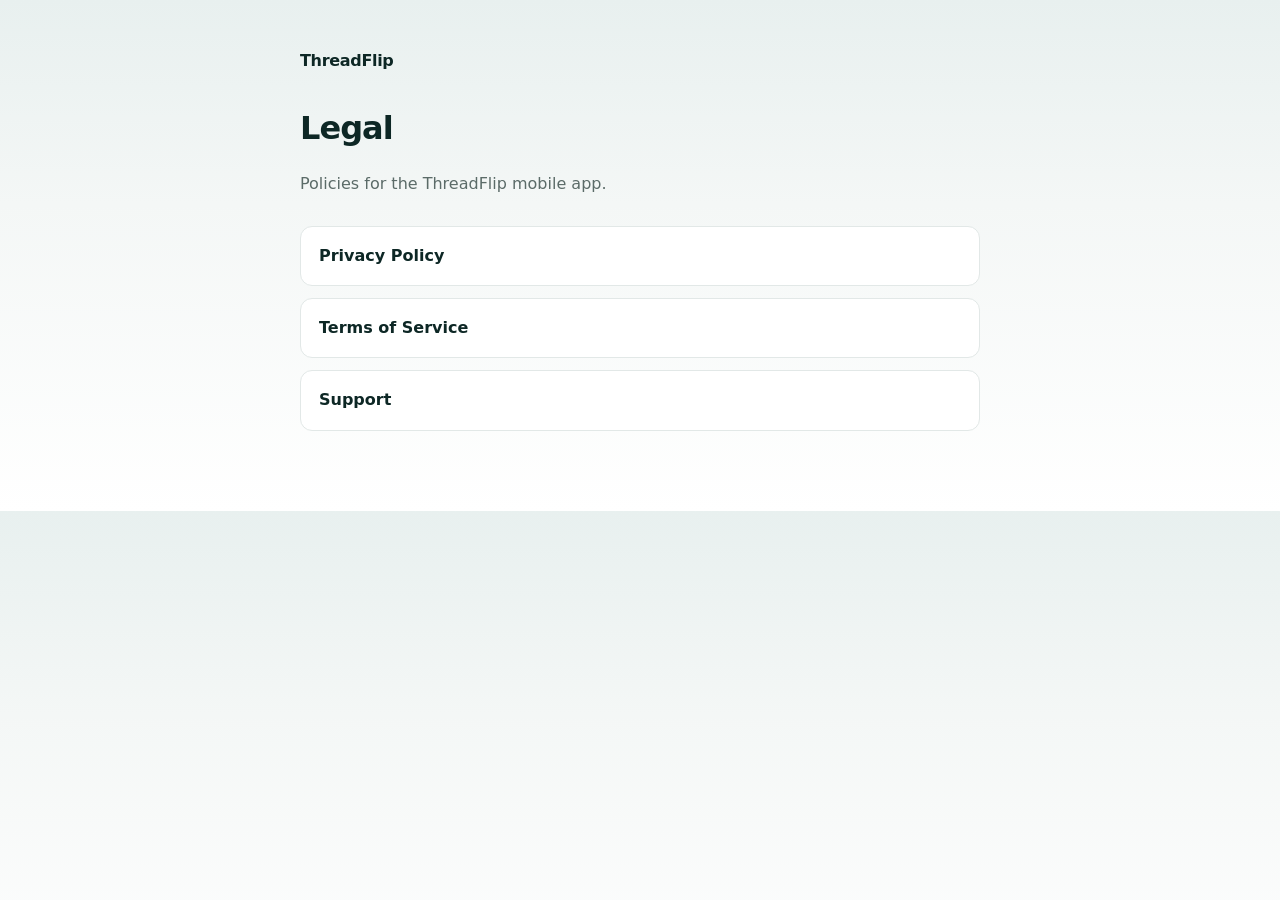
<file: index.html>
<!DOCTYPE html>
<html lang="en">
  <head>
    <meta charset="utf-8" />
    <meta name="viewport" content="width=device-width, initial-scale=1" />
    <title>ThreadFlip — Legal</title>
    <link rel="stylesheet" href="styles.css" />
  </head>
  <body>
    <main>
      <a class="brand" href="index.html">ThreadFlip</a>
      <h1>Legal</h1>
      <p class="meta">Policies for the ThreadFlip mobile app.</p>
      <ul class="nav">
        <li><a href="privacy.html">Privacy Policy</a></li>
        <li><a href="terms.html">Terms of Service</a></li>
        <li><a href="support.html">Support</a></li>
      </ul>
    </main>
  </body>
</html>
</file>
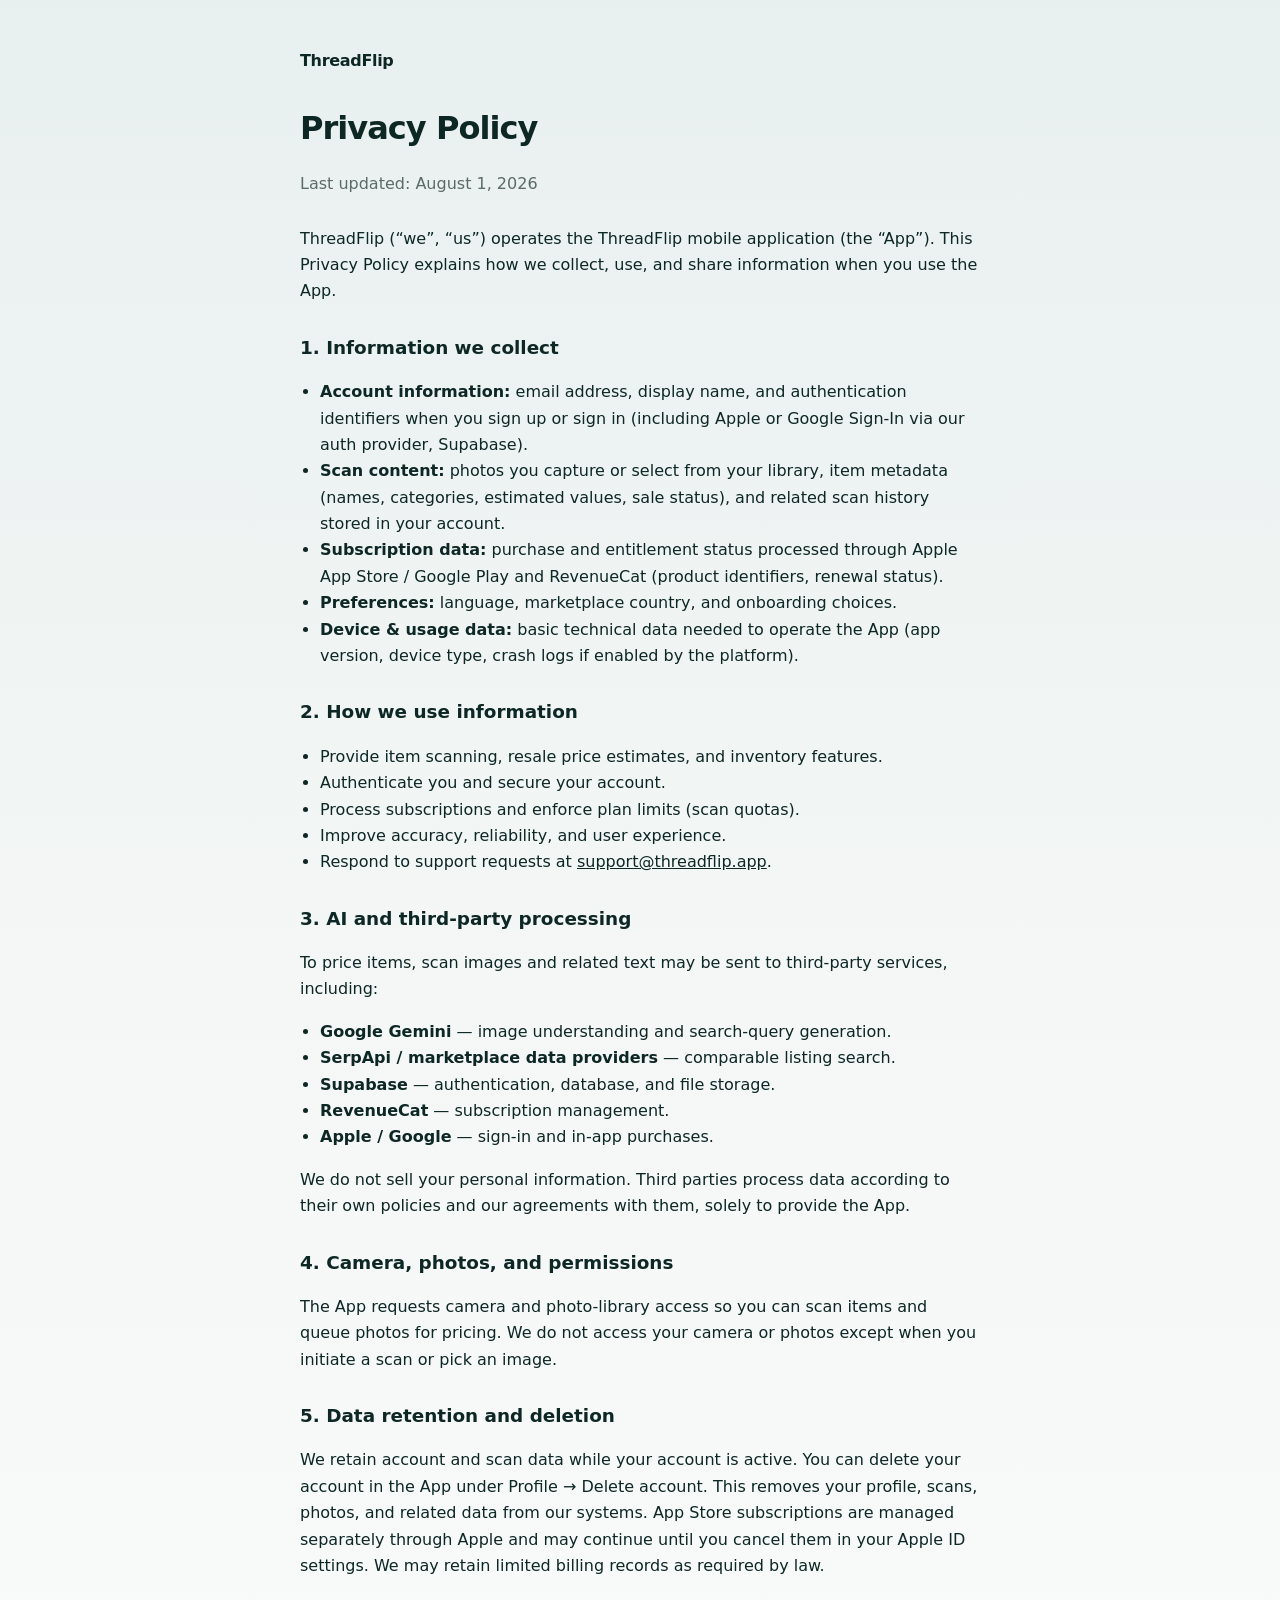
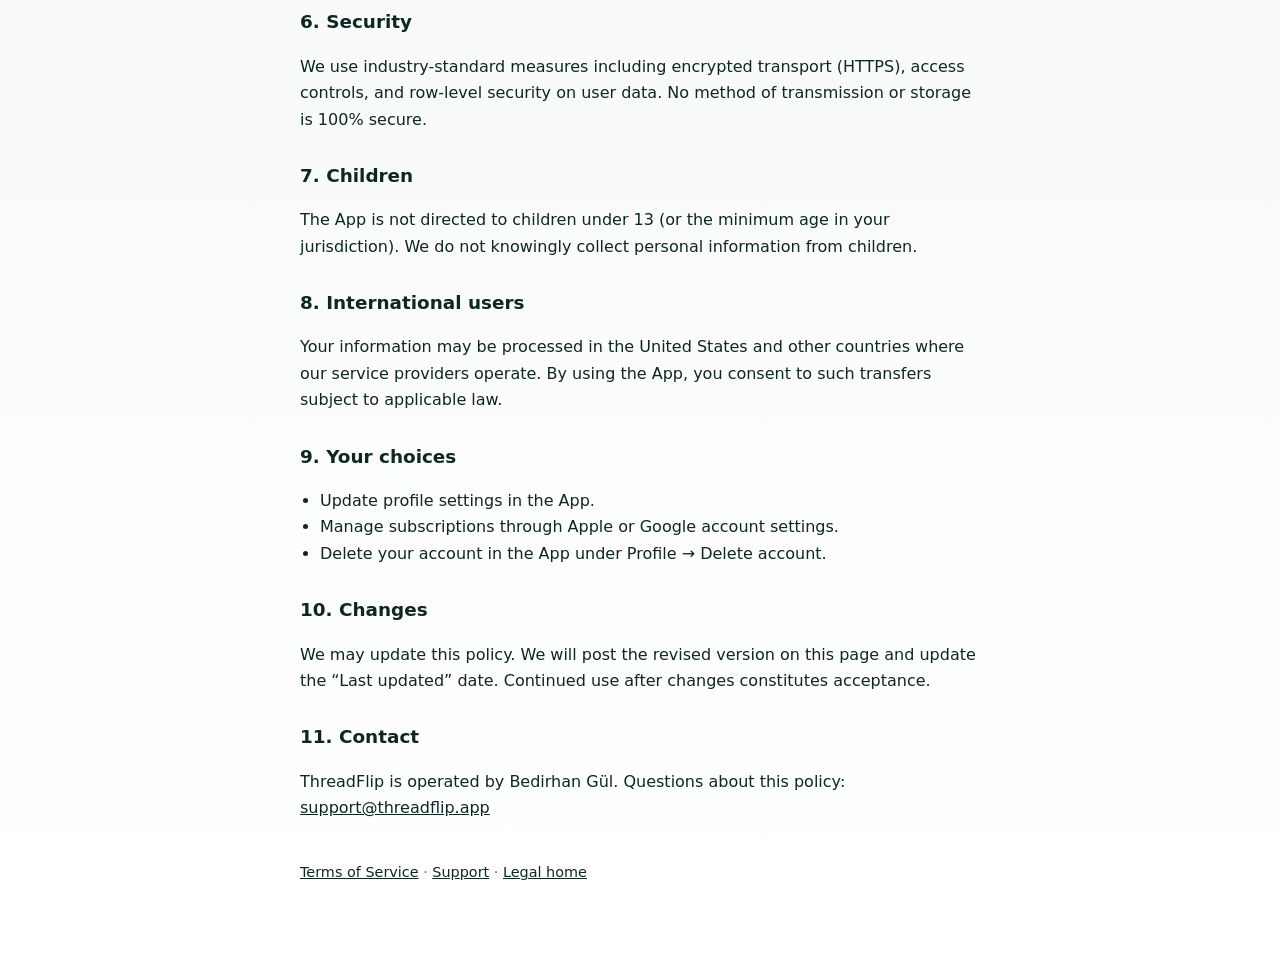
<file: privacy.html>
<!DOCTYPE html>
<html lang="en">
  <head>
    <meta charset="utf-8" />
    <meta name="viewport" content="width=device-width, initial-scale=1" />
    <title>ThreadFlip — Privacy Policy</title>
    <link rel="stylesheet" href="styles.css" />
  </head>
  <body>
    <main>
      <a class="brand" href="index.html">ThreadFlip</a>
      <h1>Privacy Policy</h1>
      <p class="meta">Last updated: August 1, 2026</p>

      <p>
        ThreadFlip (“we”, “us”) operates the ThreadFlip mobile application (the “App”).
        This Privacy Policy explains how we collect, use, and share information when you use the App.
      </p>

      <h2>1. Information we collect</h2>
      <ul>
        <li>
          <strong>Account information:</strong> email address, display name, and authentication
          identifiers when you sign up or sign in (including Apple or Google Sign-In via our auth
          provider, Supabase).
        </li>
        <li>
          <strong>Scan content:</strong> photos you capture or select from your library, item
          metadata (names, categories, estimated values, sale status), and related scan history
          stored in your account.
        </li>
        <li>
          <strong>Subscription data:</strong> purchase and entitlement status processed through
          Apple App Store / Google Play and RevenueCat (product identifiers, renewal status).
        </li>
        <li>
          <strong>Preferences:</strong> language, marketplace country, and onboarding choices.
        </li>
        <li>
          <strong>Device &amp; usage data:</strong> basic technical data needed to operate the App
          (app version, device type, crash logs if enabled by the platform).
        </li>
      </ul>

      <h2>2. How we use information</h2>
      <ul>
        <li>Provide item scanning, resale price estimates, and inventory features.</li>
        <li>Authenticate you and secure your account.</li>
        <li>Process subscriptions and enforce plan limits (scan quotas).</li>
        <li>Improve accuracy, reliability, and user experience.</li>
        <li>Respond to support requests at <a href="mailto:support@threadflip.app">support@threadflip.app</a>.</li>
      </ul>

      <h2>3. AI and third-party processing</h2>
      <p>
        To price items, scan images and related text may be sent to third-party services,
        including:
      </p>
      <ul>
        <li><strong>Google Gemini</strong> — image understanding and search-query generation.</li>
        <li><strong>SerpApi / marketplace data providers</strong> — comparable listing search.</li>
        <li><strong>Supabase</strong> — authentication, database, and file storage.</li>
        <li><strong>RevenueCat</strong> — subscription management.</li>
        <li><strong>Apple / Google</strong> — sign-in and in-app purchases.</li>
      </ul>
      <p>
        We do not sell your personal information. Third parties process data according to their
        own policies and our agreements with them, solely to provide the App.
      </p>

      <h2>4. Camera, photos, and permissions</h2>
      <p>
        The App requests camera and photo-library access so you can scan items and queue photos
        for pricing. We do not access your camera or photos except when you initiate a scan or
        pick an image.
      </p>

      <h2>5. Data retention and deletion</h2>
      <p>
        We retain account and scan data while your account is active. You can delete your account
        in the App under Profile → Delete account. This removes your profile, scans, photos, and
        related data from our systems. App Store subscriptions are managed separately through Apple
        and may continue until you cancel them in your Apple ID settings. We may retain limited
        billing records as required by law.
      </p>

      <h2>6. Security</h2>
      <p>
        We use industry-standard measures including encrypted transport (HTTPS), access controls,
        and row-level security on user data. No method of transmission or storage is 100% secure.
      </p>

      <h2>7. Children</h2>
      <p>
        The App is not directed to children under 13 (or the minimum age in your jurisdiction).
        We do not knowingly collect personal information from children.
      </p>

      <h2>8. International users</h2>
      <p>
        Your information may be processed in the United States and other countries where our
        service providers operate. By using the App, you consent to such transfers subject to
        applicable law.
      </p>

      <h2>9. Your choices</h2>
      <ul>
        <li>Update profile settings in the App.</li>
        <li>Manage subscriptions through Apple or Google account settings.</li>
        <li>Delete your account in the App under Profile → Delete account.</li>
      </ul>

      <h2>10. Changes</h2>
      <p>
        We may update this policy. We will post the revised version on this page and update the
        “Last updated” date. Continued use after changes constitutes acceptance.
      </p>

      <h2>11. Contact</h2>
      <p>
        ThreadFlip is operated by Bedirhan Gül. Questions about this policy:
        <a href="mailto:support@threadflip.app">support@threadflip.app</a>
      </p>

      <footer>
        <a href="terms.html">Terms of Service</a> ·
        <a href="support.html">Support</a> ·
        <a href="index.html">Legal home</a>
      </footer>
    </main>
  </body>
</html>
</file>
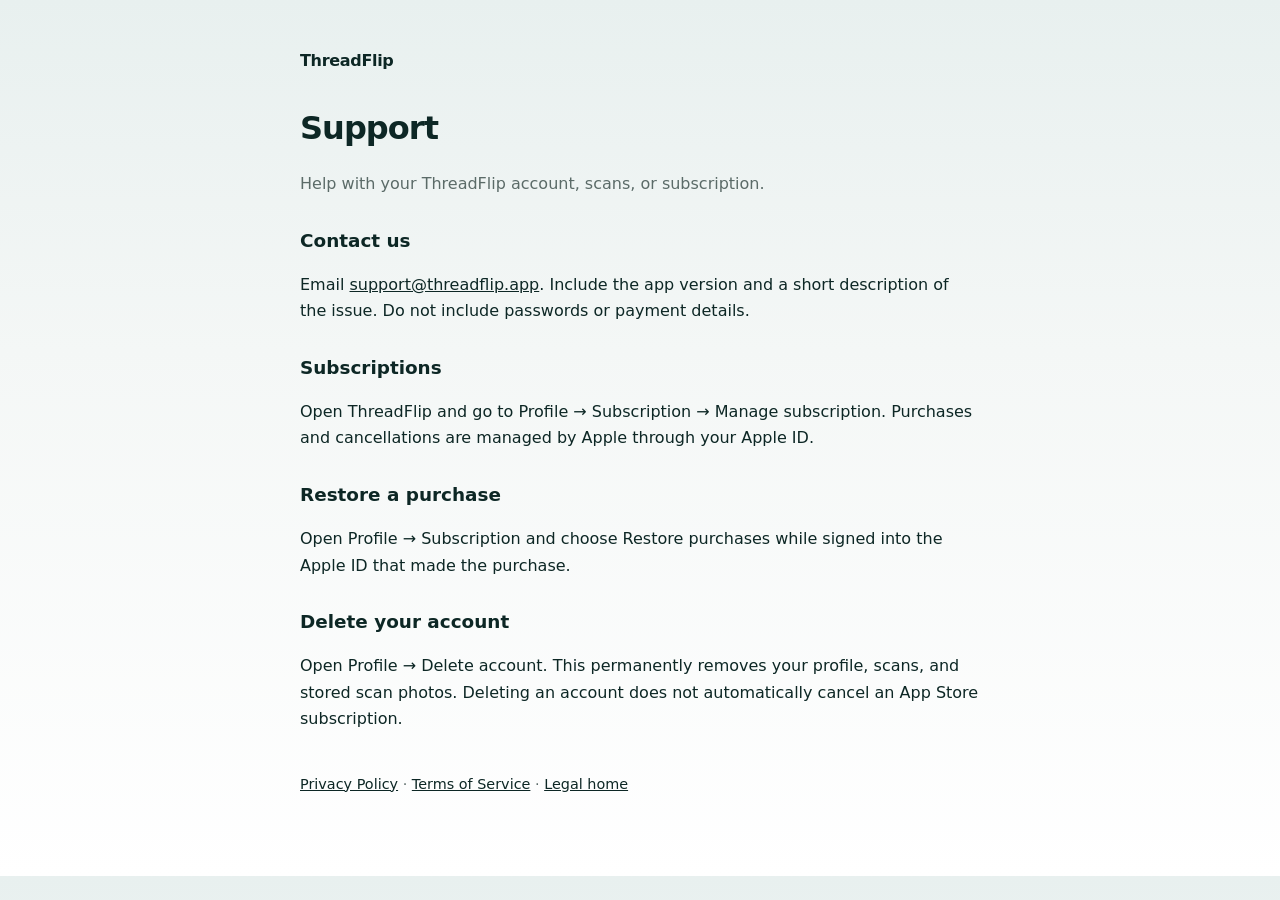
<file: support.html>
<!DOCTYPE html>
<html lang="en">
  <head>
    <meta charset="utf-8" />
    <meta name="viewport" content="width=device-width, initial-scale=1" />
    <title>ThreadFlip — Support</title>
    <link rel="stylesheet" href="styles.css" />
  </head>
  <body>
    <main>
      <a class="brand" href="index.html">ThreadFlip</a>
      <h1>Support</h1>
      <p class="meta">Help with your ThreadFlip account, scans, or subscription.</p>

      <h2>Contact us</h2>
      <p>
        Email <a href="mailto:support@threadflip.app">support@threadflip.app</a>. Include the app
        version and a short description of the issue. Do not include passwords or payment details.
      </p>

      <h2>Subscriptions</h2>
      <p>
        Open ThreadFlip and go to Profile → Subscription → Manage subscription. Purchases and
        cancellations are managed by Apple through your Apple ID.
      </p>

      <h2>Restore a purchase</h2>
      <p>
        Open Profile → Subscription and choose Restore purchases while signed into the Apple ID
        that made the purchase.
      </p>

      <h2>Delete your account</h2>
      <p>
        Open Profile → Delete account. This permanently removes your profile, scans, and stored
        scan photos. Deleting an account does not automatically cancel an App Store subscription.
      </p>

      <footer>
        <a href="privacy.html">Privacy Policy</a> ·
        <a href="terms.html">Terms of Service</a> ·
        <a href="index.html">Legal home</a>
      </footer>
    </main>
  </body>
</html>
</file>
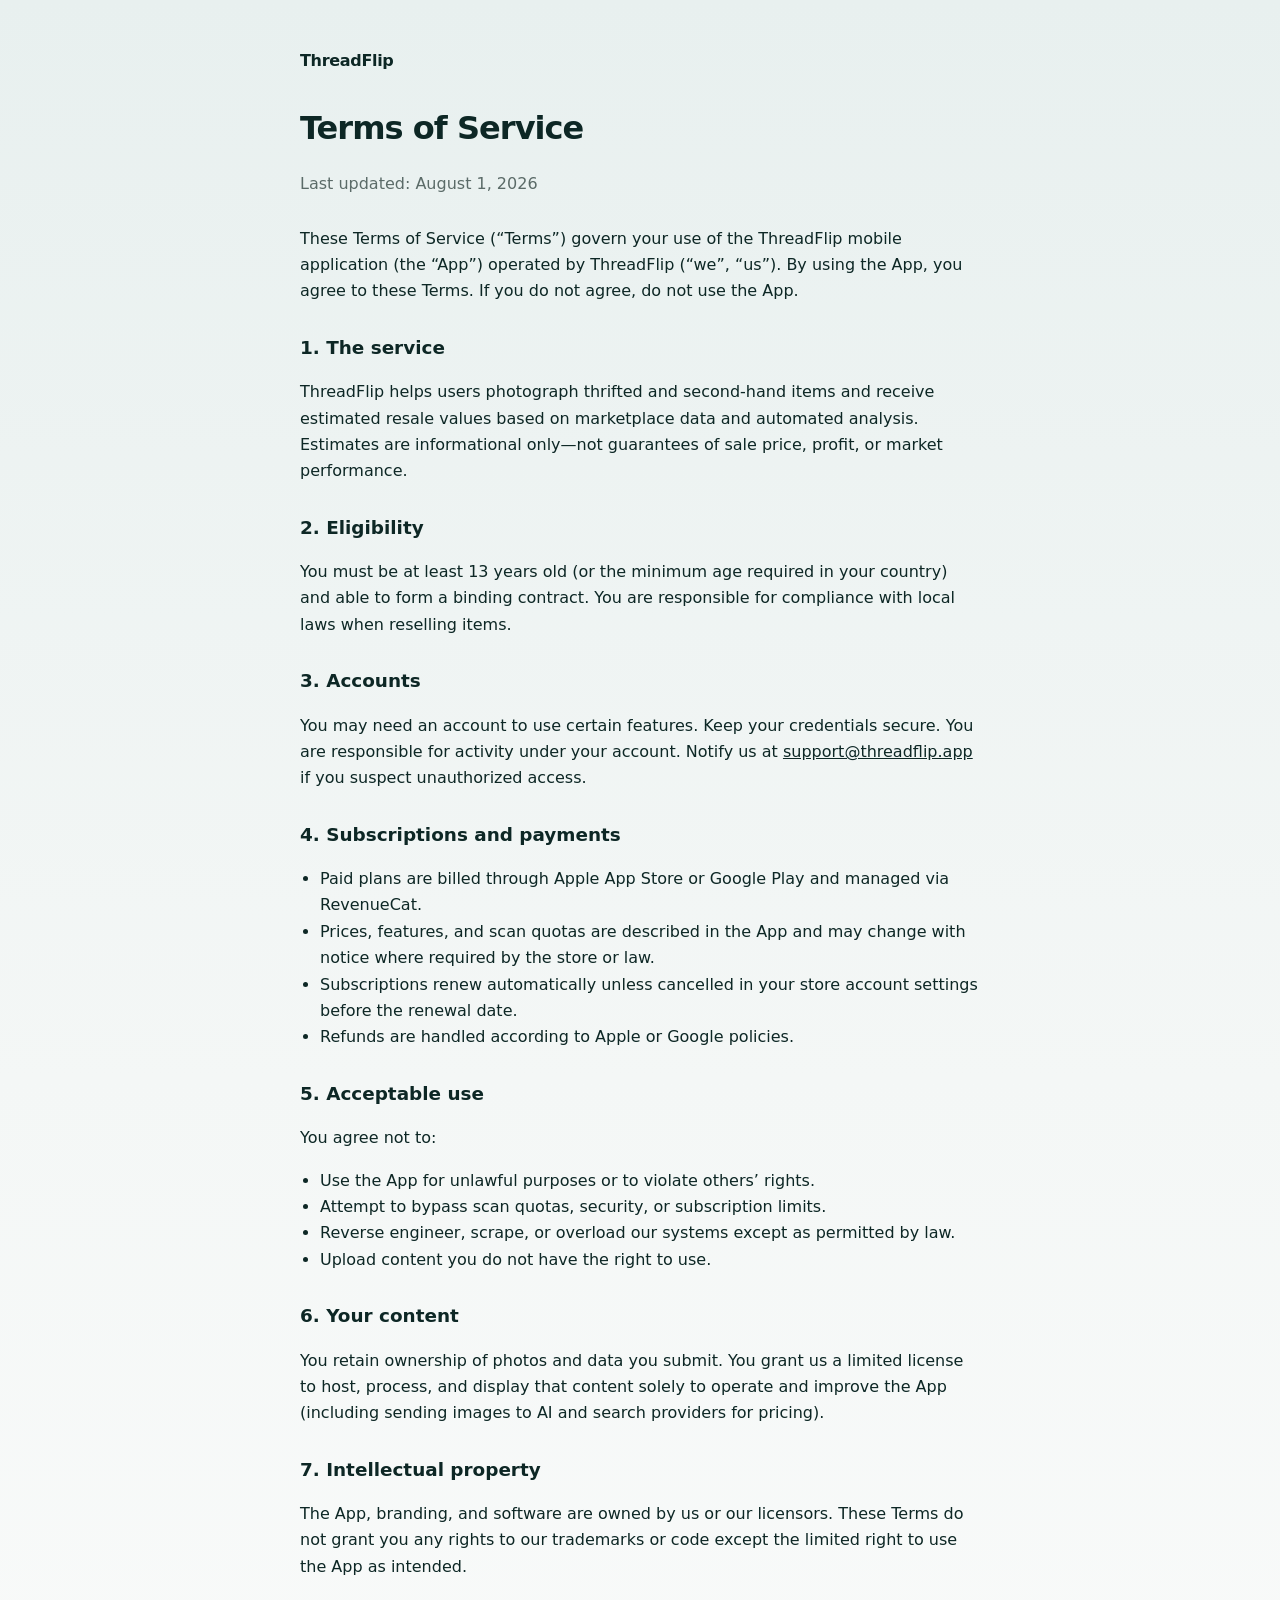
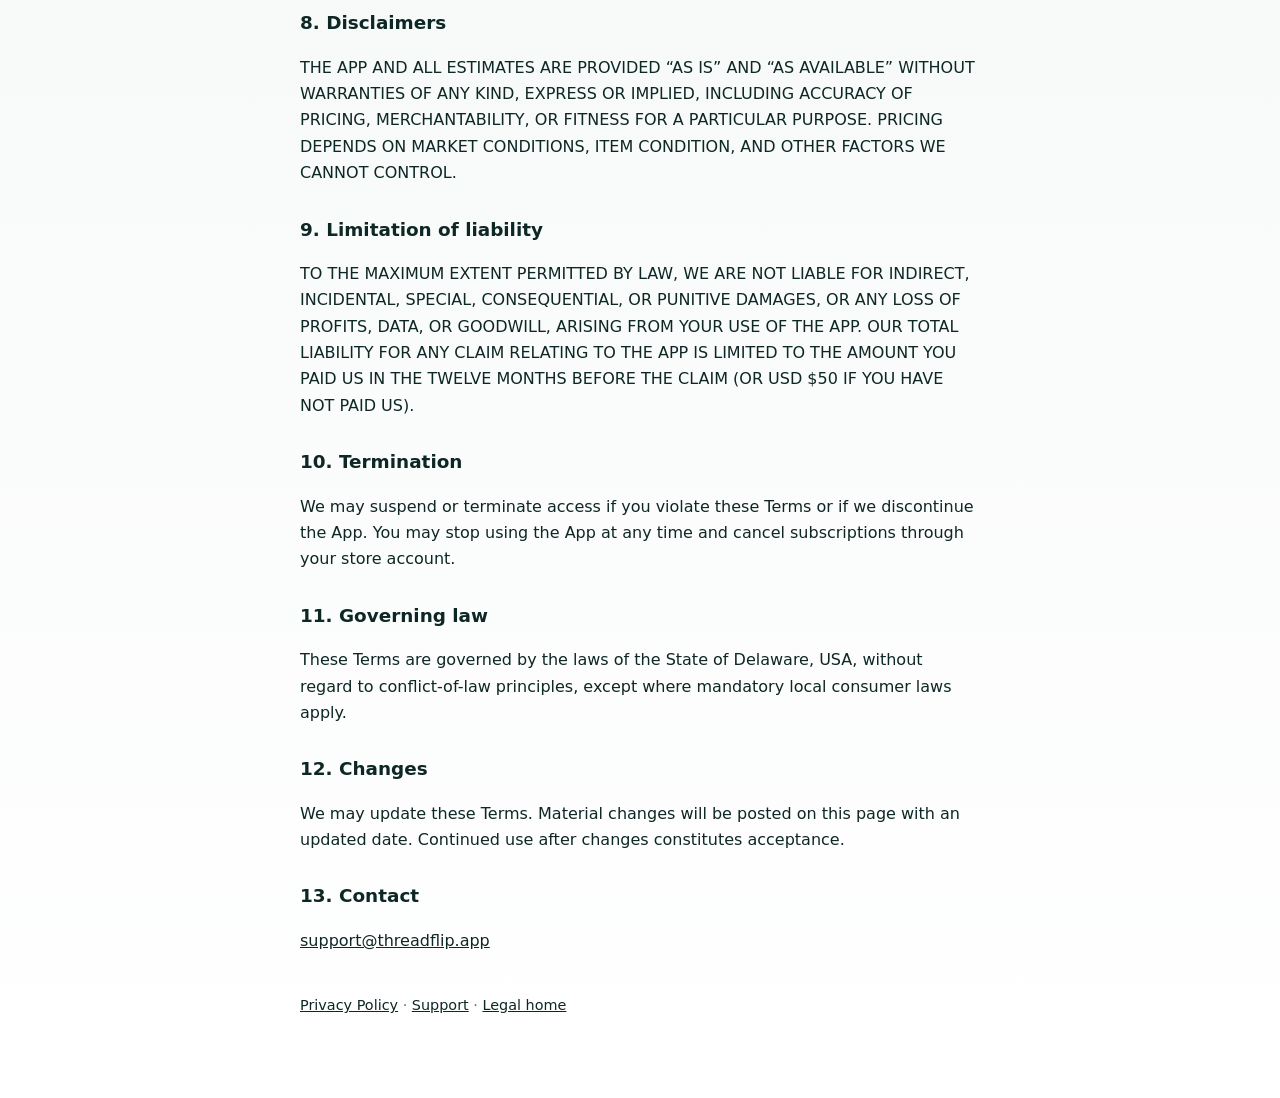
<file: terms.html>
<!DOCTYPE html>
<html lang="en">
  <head>
    <meta charset="utf-8" />
    <meta name="viewport" content="width=device-width, initial-scale=1" />
    <title>ThreadFlip — Terms of Service</title>
    <link rel="stylesheet" href="styles.css" />
  </head>
  <body>
    <main>
      <a class="brand" href="index.html">ThreadFlip</a>
      <h1>Terms of Service</h1>
      <p class="meta">Last updated: August 1, 2026</p>

      <p>
        These Terms of Service (“Terms”) govern your use of the ThreadFlip mobile application
        (the “App”) operated by ThreadFlip (“we”, “us”). By using the App, you agree to these
        Terms. If you do not agree, do not use the App.
      </p>

      <h2>1. The service</h2>
      <p>
        ThreadFlip helps users photograph thrifted and second-hand items and receive estimated
        resale values based on marketplace data and automated analysis. Estimates are
        informational only—not guarantees of sale price, profit, or market performance.
      </p>

      <h2>2. Eligibility</h2>
      <p>
        You must be at least 13 years old (or the minimum age required in your country) and able
        to form a binding contract. You are responsible for compliance with local laws when
        reselling items.
      </p>

      <h2>3. Accounts</h2>
      <p>
        You may need an account to use certain features. Keep your credentials secure. You are
        responsible for activity under your account. Notify us at
        <a href="mailto:support@threadflip.app">support@threadflip.app</a> if you suspect
        unauthorized access.
      </p>

      <h2>4. Subscriptions and payments</h2>
      <ul>
        <li>
          Paid plans are billed through Apple App Store or Google Play and managed via RevenueCat.
        </li>
        <li>
          Prices, features, and scan quotas are described in the App and may change with notice
          where required by the store or law.
        </li>
        <li>
          Subscriptions renew automatically unless cancelled in your store account settings before
          the renewal date.
        </li>
        <li>Refunds are handled according to Apple or Google policies.</li>
      </ul>

      <h2>5. Acceptable use</h2>
      <p>You agree not to:</p>
      <ul>
        <li>Use the App for unlawful purposes or to violate others’ rights.</li>
        <li>Attempt to bypass scan quotas, security, or subscription limits.</li>
        <li>Reverse engineer, scrape, or overload our systems except as permitted by law.</li>
        <li>Upload content you do not have the right to use.</li>
      </ul>

      <h2>6. Your content</h2>
      <p>
        You retain ownership of photos and data you submit. You grant us a limited license to
        host, process, and display that content solely to operate and improve the App (including
        sending images to AI and search providers for pricing).
      </p>

      <h2>7. Intellectual property</h2>
      <p>
        The App, branding, and software are owned by us or our licensors. These Terms do not grant
        you any rights to our trademarks or code except the limited right to use the App as
        intended.
      </p>

      <h2>8. Disclaimers</h2>
      <p>
        THE APP AND ALL ESTIMATES ARE PROVIDED “AS IS” AND “AS AVAILABLE” WITHOUT WARRANTIES OF
        ANY KIND, EXPRESS OR IMPLIED, INCLUDING ACCURACY OF PRICING, MERCHANTABILITY, OR FITNESS
        FOR A PARTICULAR PURPOSE. PRICING DEPENDS ON MARKET CONDITIONS, ITEM CONDITION, AND OTHER
        FACTORS WE CANNOT CONTROL.
      </p>

      <h2>9. Limitation of liability</h2>
      <p>
        TO THE MAXIMUM EXTENT PERMITTED BY LAW, WE ARE NOT LIABLE FOR INDIRECT, INCIDENTAL,
        SPECIAL, CONSEQUENTIAL, OR PUNITIVE DAMAGES, OR ANY LOSS OF PROFITS, DATA, OR GOODWILL,
        ARISING FROM YOUR USE OF THE APP. OUR TOTAL LIABILITY FOR ANY CLAIM RELATING TO THE APP
        IS LIMITED TO THE AMOUNT YOU PAID US IN THE TWELVE MONTHS BEFORE THE CLAIM (OR USD $50 IF
        YOU HAVE NOT PAID US).
      </p>

      <h2>10. Termination</h2>
      <p>
        We may suspend or terminate access if you violate these Terms or if we discontinue the
        App. You may stop using the App at any time and cancel subscriptions through your store
        account.
      </p>

      <h2>11. Governing law</h2>
      <p>
        These Terms are governed by the laws of the State of Delaware, USA, without regard to
        conflict-of-law principles, except where mandatory local consumer laws apply.
      </p>

      <h2>12. Changes</h2>
      <p>
        We may update these Terms. Material changes will be posted on this page with an updated
        date. Continued use after changes constitutes acceptance.
      </p>

      <h2>13. Contact</h2>
      <p>
        <a href="mailto:support@threadflip.app">support@threadflip.app</a>
      </p>

      <footer>
        <a href="privacy.html">Privacy Policy</a> ·
        <a href="support.html">Support</a> ·
        <a href="index.html">Legal home</a>
      </footer>
    </main>
  </body>
</html>
</file>
<file: styles.css>
:root {
  color-scheme: light;
  --bg: #f4f7f6;
  --ink: #0d2725;
  --muted: #5b6b68;
  --accent: #0d2725;
  --card: #ffffff;
  --border: #e2e8e7;
}

* {
  box-sizing: border-box;
}

body {
  margin: 0;
  font-family:
    ui-sans-serif,
    system-ui,
    -apple-system,
    Segoe UI,
    Roboto,
    Helvetica,
    Arial,
    sans-serif;
  background: linear-gradient(180deg, #e8f0ef 0%, var(--bg) 40%, #fff 100%);
  color: var(--ink);
  line-height: 1.65;
}

main {
  max-width: 720px;
  margin: 0 auto;
  padding: 48px 20px 80px;
}

.brand {
  display: inline-flex;
  align-items: center;
  gap: 10px;
  font-weight: 700;
  letter-spacing: -0.02em;
  color: var(--accent);
  text-decoration: none;
  margin-bottom: 28px;
}

h1 {
  font-size: 2rem;
  letter-spacing: -0.03em;
  margin: 0 0 8px;
}

h2 {
  font-size: 1.15rem;
  margin: 28px 0 8px;
}

.meta {
  color: var(--muted);
  margin-bottom: 28px;
}

.nav {
  list-style: none;
  padding: 0;
  margin: 0;
  display: flex;
  flex-direction: column;
  gap: 12px;
}

.nav a {
  display: block;
  padding: 16px 18px;
  background: var(--card);
  border: 1px solid var(--border);
  border-radius: 12px;
  color: var(--accent);
  text-decoration: none;
  font-weight: 600;
}

.nav a:hover {
  border-color: var(--accent);
}

.note,
.disclaimer {
  margin-top: 32px;
  padding: 14px 16px;
  background: #fff8e6;
  border: 1px solid #f0d78c;
  border-radius: 10px;
  color: #5c4a1a;
  font-size: 0.9rem;
}

a {
  color: var(--accent);
}

ul {
  padding-left: 1.25rem;
}

footer {
  margin-top: 40px;
  color: var(--muted);
  font-size: 0.9rem;
}
</file>
